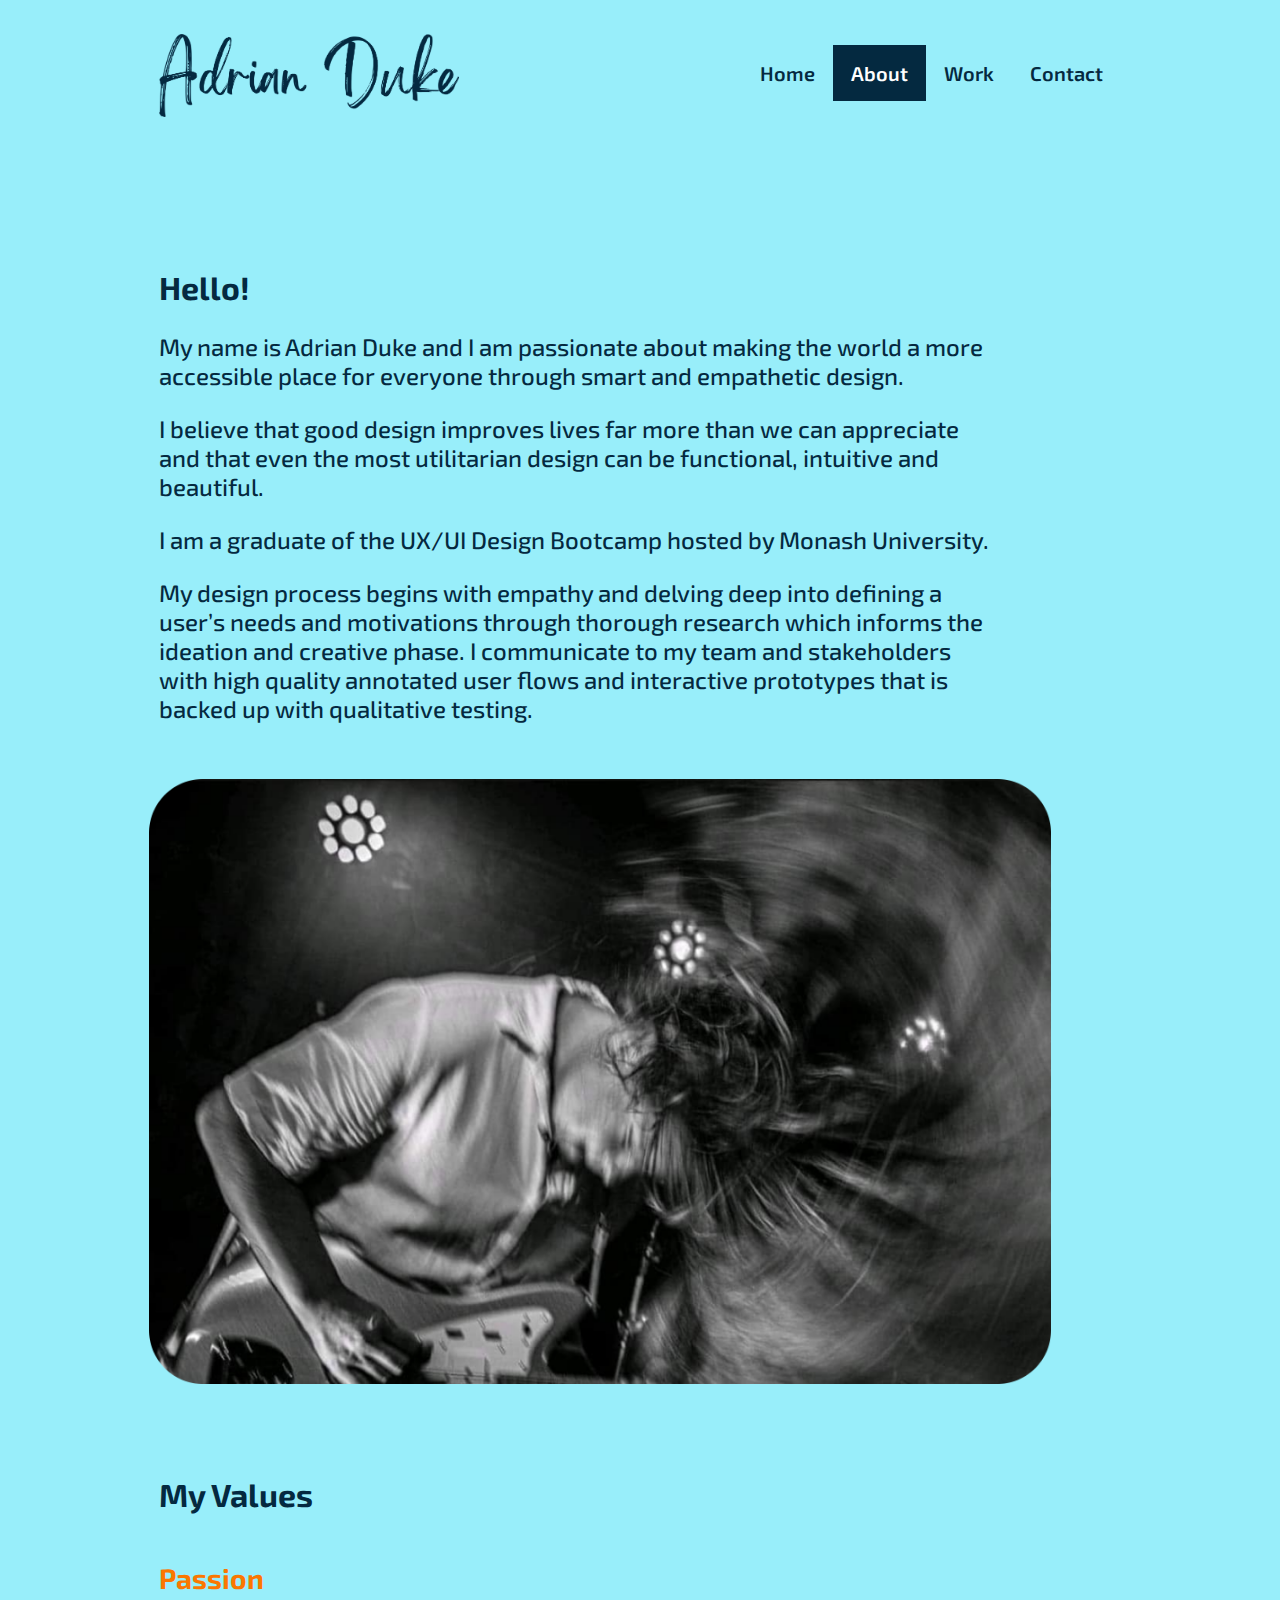
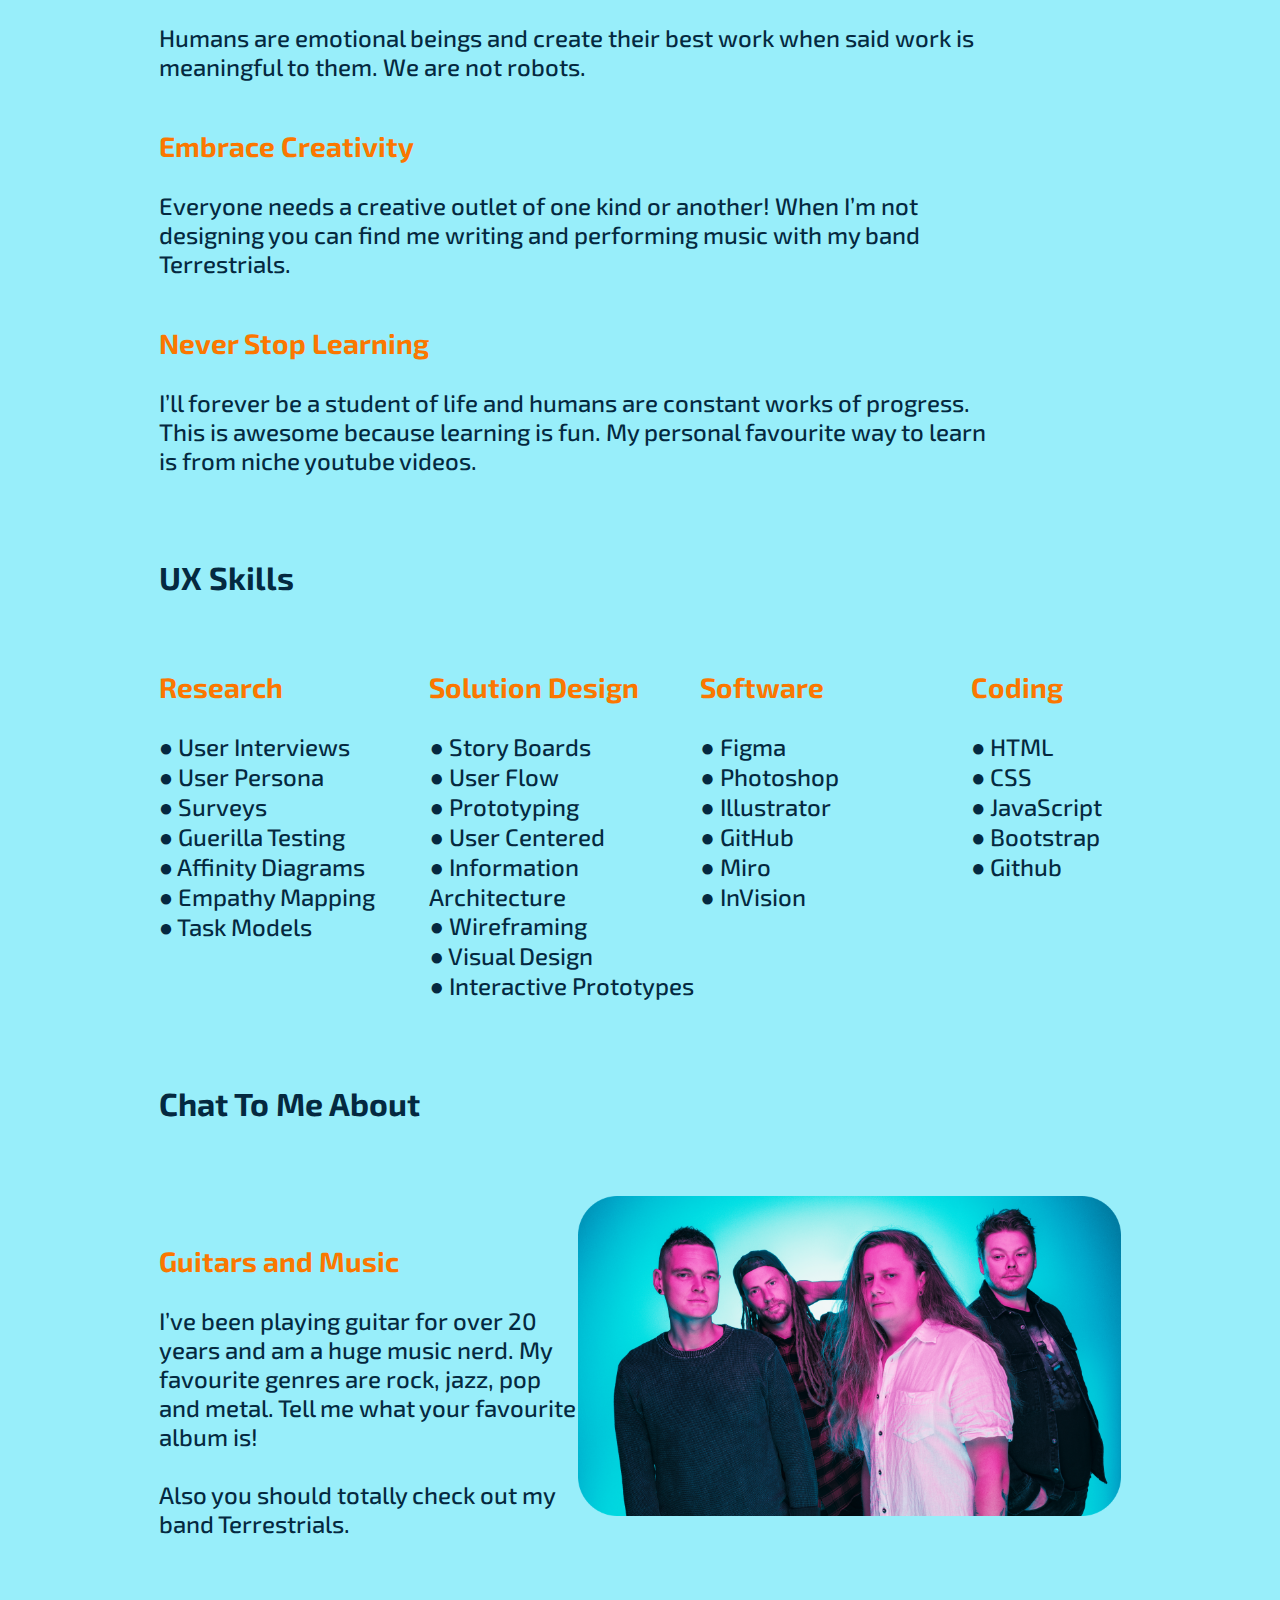
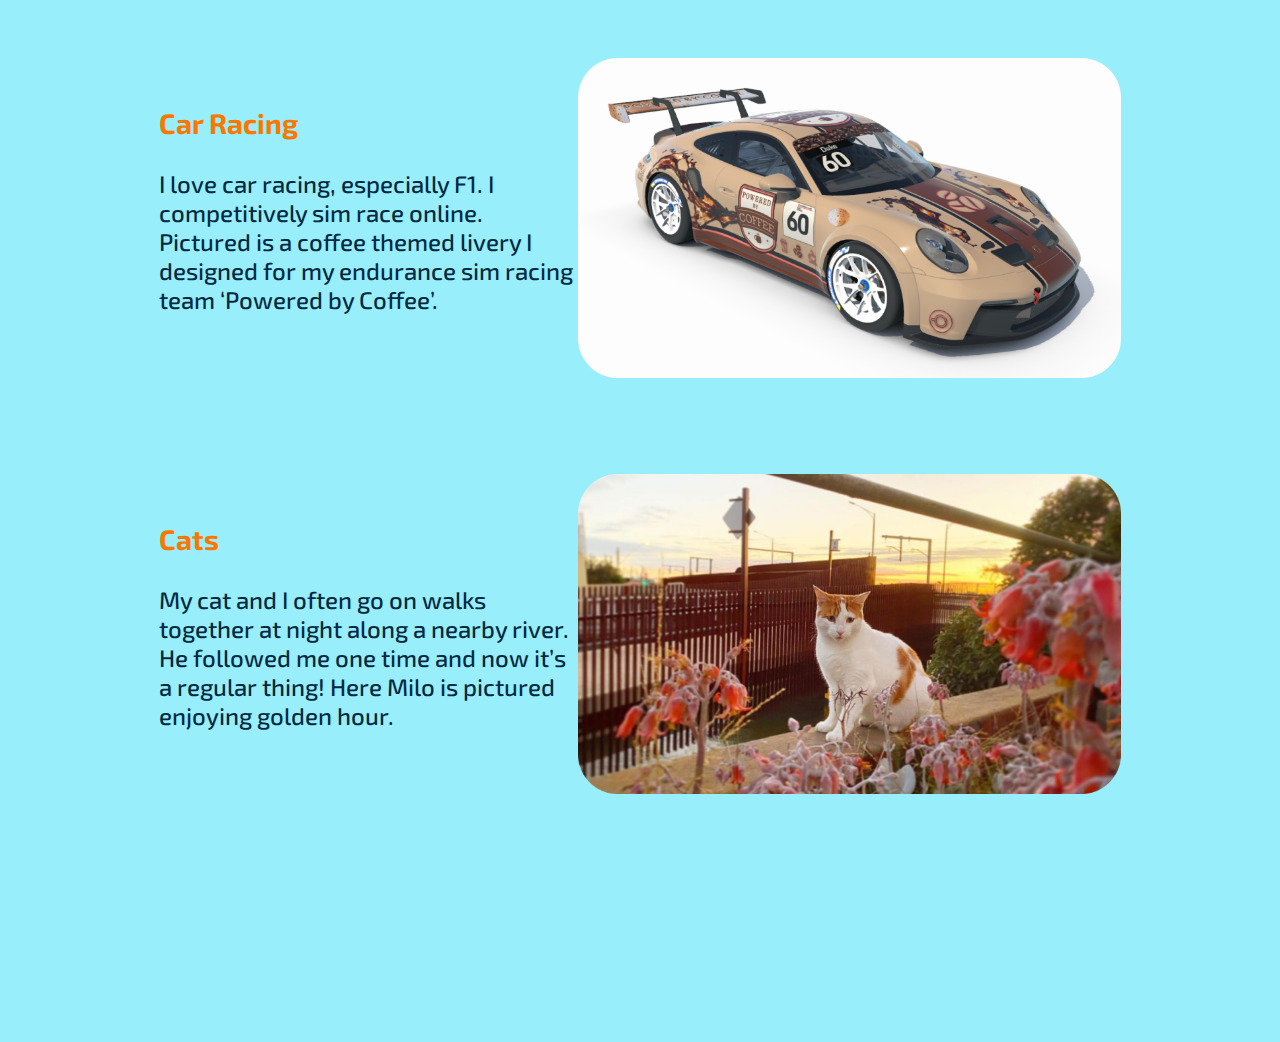
<file: about.html>
<!Doctype html>
<html>
    <head>

    <title>My Portfolio</title>
    <link rel="stylesheet" href="about.css">

    

    <!-- Google Font Exo 2 -->
    <link rel="preconnect" href="https://fonts.googleapis.com">
<link rel="preconnect" href="https://fonts.gstatic.com" crossorigin>
<link href="https://fonts.googleapis.com/css2?family=Exo+2:ital,wght@0,100;0,200;0,300;0,400;0,500;0,600;0,700;0,800;0,900;1,100;1,200;1,300;1,400;1,500;1,600;1,700;1,800;1,900&family=Gelasio&display=swap" rel="stylesheet">

<link rel="preconnect" href="https://fonts.googleapis.com">
<link rel="preconnect" href="https://fonts.gstatic.com" crossorigin>
<link href="https://fonts.googleapis.com/css2?family=Exo+2:ital,wght@0,100;0,200;0,300;0,400;0,500;0,600;0,700;0,800;0,900;1,100;1,200;1,300;1,400;1,500;1,600;1,700;1,800;1,900&family=Gelasio:wght@400;500;600;700&display=swap" rel="stylesheet">
    </head>

<body>
    <header class="primary-header flex">


        <!-- Logo -->
        <div>
            <a href="index.html"><img src="Images/Adrian Duke.png" alt="Adrian Duke" class="logo"></a>
          </div>
      




<!-- Load an icon library to show a hamburger menu (bars) on small screens -->
<link rel="stylesheet" href="https://cdnjs.cloudflare.com/ajax/libs/font-awesome/4.7.0/css/font-awesome.min.css">

<div class="topnav" id="myTopnav">
  <a href="index.html">Home</a>
  <a href="about.html" class="active">About</a>
  <a href="Work.html">Work</a>
  <a href="Contact.html">Contact</a>
  <a href="javascript:void(0);" class="icon" onclick="myFunction()">
    <i class="fa fa-bars"></i>
  </a>
</div>
</header>



<div class="body-text flex">

   <h2>Hello!</h2>

   <p>My name is Adrian Duke and I am passionate about making the world a more accessible place for everyone through smart and empathetic design.</p>

   <p>I believe that good design improves lives far more than we can appreciate and that even the most utilitarian design can be functional, intuitive and beautiful.</p>

   <p>I am a graduate of the UX/UI Design Bootcamp hosted by Monash University.</p>

   <p>My design process begins with empathy and delving deep into defining a user’s needs and motivations through thorough research which informs the ideation and creative phase. I communicate to my team and stakeholders with high quality annotated user flows and interactive prototypes that is backed up with qualitative testing.</p>
</div>

<img src="Images/image 4.png" class="Hero flex">

<div class="MyValues">

    <h2>My Values</h2>

    <h3>Passion</h3>

       <p>Humans are emotional beings and create their best 
       work when said work is meaningful to them. We are not robots.
       </p>

    <h3>Embrace Creativity</h3>

       <p>Everyone needs a creative outlet of one kind or another! 
        When I’m not designing you can find me writing and performing music with my band Terrestrials. 
       </p>

    <h3>Never Stop Learning</h3>

       <p>
        I’ll forever be a student of life and humans are constant works of progress. 
        This is awesome because learning is fun. My personal favourite way to learn is from niche youtube videos.
       </p>

</div>


<h2 class="UXSkillsTitle">UX Skills</h2>

<div class="UXSkills flow">

    <div id="Skills" class="col">
    <h3>Research</h3>
      <p>
        ● User Interviews<br>
        ● User Persona<br>
        ● Surveys<br>
        ● Guerilla Testing<br>
        ● Affinity Diagrams<br> 
        ● Empathy Mapping<br>
        ● Task Models
    </p>
    </div>

    <div id="Skills" class="col">
    <h3>Solution Design</h3>
    <p>
        ● Story Boards<br>
        ● User Flow<br>
        ● Prototyping<br>
        ● User Centered<br>
        ● Information Architecture<br>
        ● Wireframing<br>
        ● Visual Design<br>
        ● Interactive Prototypes
    </p>
    </div>

    <div id="Skills" class="col">
    <h3>Software</h3>
    <p>
        ● Figma<br>
        ● Photoshop<br>
        ● Illustrator<br>
        ● GitHub<br>
        ● Miro<br>
        ● InVision<br>  
    </p>
    </div>

    <div id="Skills" class="col">
    <h3>Coding</h3>
    <p>
        ● HTML<br>
        ● CSS<br>
        ● JavaScript<br>
        ● Bootstrap<br>
        ● Github
    </p>
    </div>

</div>

<h2 class="UXSkillsTitle" >Chat To Me About</h2>

<div class="Chat">

    <div class="Chat-child">
        <h3>Guitars and Music</h3>
        <p>I’ve been playing guitar for over 20 years and am a huge music nerd. My favourite genres are rock, jazz, pop and metal. Tell me what your favourite album is! <br>
           <br>Also you should totally check out my band Terrestrials.
        </p>
    </div>

    <div>
        <img class="img1" id="img1" src="Images/Band2.png">
    </div>

</div>



<div class="Chat2">
    <div class="Chat-child">
        <h3>Car Racing</h3>
        <p>I love car racing, especially F1. I competitively sim race online. Pictured is a coffee themed livery I designed for my endurance sim racing team ‘Powered by Coffee’.
        </p>
    </div>

    <div>
        <img class="img2" id="img2" src="Images/image 6.png">
    </div>

</div>

<div class="Chat3">
    <div class="Chat-child">
        <h3>Cats</h3>
        <p>My cat and I often go on walks together at night along a nearby river. He followed me one time and now it’s a regular thing! Here Milo is pictured enjoying golden hour.
        </p>
    </div>

    <div>
        <img class="img3" id="img3" src="Images/Milo 1.png">
    </div>

</div>

</div>


<script>
    /* Toggle between adding and removing the "responsive" class to topnav when the user clicks on the icon */
  function myFunction() {
    var x = document.getElementById("myTopnav");
    if (x.className === "topnav") {
      x.className += " responsive";
    } else {
      x.className = "topnav";
    }
  }
  </script>   


</body>


</html>

<script src="nav.js"></script>
</file>
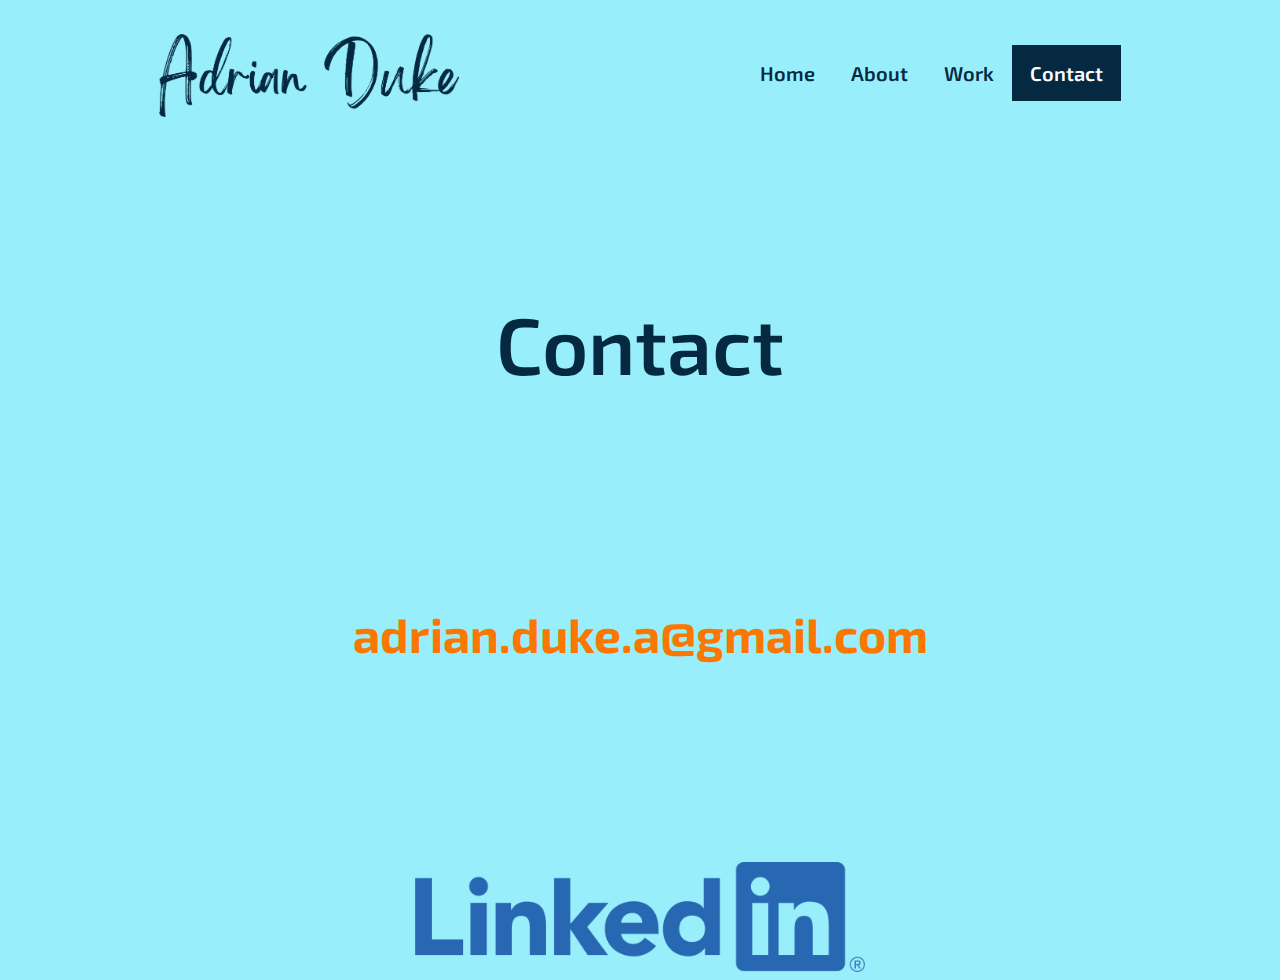
<file: Contact.html>
<!Doctype html>
<html>
    <head>

    <title>Adrian Duke UX Portfolio Contact</title>
    <link rel="stylesheet" href="Contact.css">
    <script src="nav.js"></script>


    

    <!-- Google Font Exo 2 -->
    <link rel="preconnect" href="https://fonts.googleapis.com">
<link rel="preconnect" href="https://fonts.gstatic.com" crossorigin>
<link href="https://fonts.googleapis.com/css2?family=Exo+2:ital,wght@0,100;0,200;0,300;0,400;0,500;0,600;0,700;0,800;0,900;1,100;1,200;1,300;1,400;1,500;1,600;1,700;1,800;1,900&family=Gelasio&display=swap" rel="stylesheet">

<link rel="preconnect" href="https://fonts.googleapis.com">
<link rel="preconnect" href="https://fonts.gstatic.com" crossorigin>
<link href="https://fonts.googleapis.com/css2?family=Exo+2:ital,wght@0,100;0,200;0,300;0,400;0,500;0,600;0,700;0,800;0,900;1,100;1,200;1,300;1,400;1,500;1,600;1,700;1,800;1,900&family=Gelasio:wght@400;500;600;700&display=swap" rel="stylesheet">
    </head>

<body>
    <header class="primary-header flex">


        <!-- Logo -->
        <div>
            <a href="index.html"><img src="Images/Adrian Duke.png" alt="Adrian Duke" class="logo"></a>
          </div>
      


<!-- Load an icon library to show a hamburger menu (bars) on small screens -->
<link rel="stylesheet" href="https://cdnjs.cloudflare.com/ajax/libs/font-awesome/4.7.0/css/font-awesome.min.css">

<div class="topnav" id="myTopnav">
  <a href="index.html">Home</a>
  <a href="about.html">About</a>
  <a href="Work.html">Work</a>
  <a href="Contact.html" class="active">Contact</a>
  <a href="javascript:void(0);" class="icon" onclick="myFunction()">
    <i class="fa fa-bars"></i>
  </a>
</div>


</header>

<h1>Contact</h1>




<h2>adrian.duke.a@gmail.com</h2>

<a href="https://www.linkedin.com/in/adriandukeux/">
<img class="Linked" src="Images/LI-Logo.png">
</a>



</body>


</html>

<script src="nav.js"></script>

<script>
/* Toggle between adding and removing the "responsive" class to topnav when the user clicks on the icon */
    function myFunction() {
      var x = document.getElementById("myTopnav");
      if (x.className === "topnav") {
        x.className += " responsive";
      } else {
        x.className = "topnav";
      }
    }</script>
</file>
<file: about.css>
.flex {
    display: flex;
    gap: var(--gap, 1rem);
}

/* Add a black background color to the top navigation */
.topnav {
    background-color: #98EEFA;
    overflow: hidden;
  }
  
  /* Style the links inside the navigation bar */
  .topnav a {
    float: left;
    display: block;
    color: #042940;
    text-align: center;
    padding: 16px 18px;
    text-decoration: none;
    font-size: 20px;
  }
  
  /* Change the color of links on hover */
  .topnav a:hover {
    background-color: #FB7700;
    color: black;
  }
  
  /* Add an active class to highlight the current page */
  .topnav a.active {
    background-color: #042940;
    color: white;
  }
  
  /* Hide the link that should open and close the topnav on small screens */
  .topnav .icon {
    display: none;
  }

/* When the screen is less than 600 pixels wide, hide all links, except for the first one ("Home"). Show the link that contains should open and close the topnav (.icon) */
@media screen and (max-width: 900px) {
    .topnav a:not(:first-child) {display: none;}
    .topnav a.icon {
      float: right;
      display: block;
    }
  }
  
  /* The "responsive" class is added to the topnav with JavaScript when the user clicks on the icon. This class makes the topnav look good on small screens (display the links vertically instead of horizontally) */
  @media screen and (max-width: 900px) {
    .topnav.responsive {position: relative;}
    .topnav.responsive a.icon {
      position: absolute;
      right: 0;
      top: 0;
    }
    .topnav.responsive a {
      float: none;
      display: block;
      text-align: left;
    }
  }

body {
    float: center;
    background-color: #98EEFA;
    overflow-x: hidden;
    padding-top: 1rem;
    margin-left: auto;
    margin-right: auto;
    max-width: 2000px;
    padding-left: clamp(3%, 2%, 15%);
    padding-right: clamp(3%, 2%, 15%);
}

.logo {
    padding-top: 10px;
    width: 300px;
    height: auto;
}

a { 
	transition: all .2s ease-in-out; 
}
a:hover { 
    	transform: scale(1.01); 
}

p { 
        transition: all .2s ease-in-out; 
    }
p:hover { 
      transform: scale(1.01); 
}

.primary-header {
    align-items: center;
    justify-content: space-between;
    font-family: 'Exo 2', sans-serif;
    font-weight: 600;
    font-size: larger;
    margin-left: auto;
    margin-right: auto;
    max-width: 2000px;
    padding-left: 10%;
    padding-right: 10%;
}

#primary-navigation
{
    color: #042940;
    transition: all .2s ease-in-out; 

}

#primary-navigation a:hover {
    font-size:20px;
    font-size-adjust: 20px;
    transform: scale(1.05); 
}

.primary-navigation {
    list-style: none;
    text-decoration: none;

}

.mobile-nav-toggle {
    display: none;
}


@media (max-width: 35em) {
    .primary-navigation {
        --gap: 2em;

        position: fixed;
        z-index: 1000;
        inset: 0 0 0 0;

        flex-direction: column;
        padding: min(30vh, rem);
        align-items: center;
        background: #30e07a;

        transform: translateX(100%);
        transition: transform 350ms ease-out;
    }
.primary-navigation[data-visible="true"] {
    transform: translateX(0%);
}

@media (min-width: 35em) {
    .primary-navigation {
       padding-inline: clamp(3rem, 7vw, 10rem);
    }
}

.mobile-nav-toggle {
    display: block;
    position: absolute;
    z-index: 9999;
    color: #042940;
    background-image: url("Images/Waves-Blue.svg");
    background-color: transparent;
    background-repeat: no-repeat;
    width: 5rem;
    aspect-ratio: 1;
    border: 0;
    top: 3rem;
    right: 2rem;
}

.mobile-nav-toggle[aria-expanded="true"] {
    background-image: url("Images/Cross.svg");
}
    
}

.primary-navigation a [aria-hidden="true"] {
    text-decoration: none;
    color: #042940;
}


#work {
    font-weight: 700;

}

a {
    text-decoration: none;
}



.body-text {
    padding-top: 10%;
    padding-left: 10%;
    display: inline-block;
    justify-content: center;
    max-width: 70%;
    font-family: 'Exo 2', sans-serif;
    font-size: clamp(0.5rem, 2rem + 5vw);
    font-weight: 500;
    color: #042940;
    margin-top: auto;
    margin-bottom: auto;
    justify-content: center;
    align-items: center;
    font-size: clamp(0.5rem, 1rem + 5vw, 1.5rem);
}


h2 {
    font-family: 'Exo 2', sans-serif;
    font-size: clamp(0.5rem, 1rem + 5vw, 2rem);
    font-weight: 700;
    color: #042940;
    transition: all .2s ease-in-out; 
}

h2:hover { 
    transform: scale(1.01); 
}

.Preview {
    padding: 2rem;
    width: 90%;
}

img { 
	transition: all .2s ease-in-out; 
}
img:hover { 
    	transform: scale(1.05); 
    }

.Hero {
    margin-top: 2rem;
    margin-left: auto;
    margin-right: auto;
    padding-right: 5em;
    width: 75%;
    margin-bottom: 2rem;
}

.MyValues {
    padding-top: 2rem;
    padding-left: 10%;
    display: inline-block;
    justify-content: center;
    max-width: 70%;
    font-family: 'Exo 2', sans-serif;
    font-size: clamp(0.5rem, 2rem + 5vw);
    font-weight: 500;
    color: #042940;
    margin-top: auto;
    margin-bottom: auto;
    justify-content: center;
    align-items: center;
    font-size: clamp(0.5rem, 1rem + 5vw, 1.5rem);
}

h3 {
    color: #FB7700;
    margin-top: 3rem;
}

.UXSkillsTitle {
    padding-left: clamp(3%, 2%, 15%);
    padding-right: clamp(3%, 2%, 15%);
    padding-left: 10%;
    padding-top: 2rem;
}

.UXSkills {
    display: flex;
    flex-wrap: wrap;
    padding-left: 10%; 
    max-width: 100%;
    justify-content:stretch;
    font-family: 'Exo 2', sans-serif;
    font-size: clamp(0.5rem, 2rem + 5vw);
    font-weight: 500;
    color: #042940;
    font-size: clamp(0.5rem, 1rem + 5vw, 1.5rem);
}

.UXSkills > * {
    flex: 1 1 10em;
}

.Chat {
    display: flex;
    flex-wrap: wrap;
    padding-left: 10%; 
    padding-top: 2em;
    margin: none;
    max-width: 80%;
    font-family: 'Exo 2', sans-serif;
    font-size: clamp(0.5rem, 2rem + 5vw);
    font-weight: 500;
    color: #042940;
    font-size: clamp(0.5rem, 1rem + 5vw, 1.5rem);
}

.Chat2 {
    display: flex;
    flex-wrap: wrap;
    padding-left: 10%; 
    padding-top: 4em;
    margin: none;
    max-width: 80%;
    font-family: 'Exo 2', sans-serif;
    font-size: clamp(0.5rem, 2rem + 5vw);
    font-weight: 500;
    color: #042940;
    font-size: clamp(0.5rem, 1rem + 5vw, 1.5rem);
}

.Chat3 {
    display: flex;
    flex-wrap: wrap;
    padding-left: 10%; 
    padding-top: 4em;
    margin: none;
    max-width: 80%;
    font-family: 'Exo 2', sans-serif;
    font-size: clamp(0.5rem, 2rem + 5vw);
    font-weight: 500;
    color: #042940;
    font-size: clamp(0.5rem, 1rem + 5vw, 1.5rem);
}

.Chat > * {
    flex: 1 1 40%;
}

.Chat2 > * {
    flex: 1 1 40%;
}

.Chat3 > * {
    flex: 1 1 40%;
    padding-bottom: 10em;
}

.Chat-child {
    display: inline;
    max-width: 100%;
    font-size: clamp(0.5rem, 1rem + 5vw, 1.5rem);
}

.img1 {
    float: right;
    height: 20rem;
    width: auto;
    vertical-align: middle;
}

.img2 {
    float: right;
    height: 20rem;
    width: auto;
    vertical-align: middle;
}

.img3 {
    float: right;
    height: 20rem;
    width: auto;
    vertical-align: middle;
}
</file>
<file: Contact.css>
.flex {
    display: flex;
    gap: var(--gap, 1rem);
}

/* Add a black background color to the top navigation */
.topnav {
    background-color: #98EEFA;
    overflow: hidden;
  }
  
  /* Style the links inside the navigation bar */
  .topnav a {
    float: left;
    display: block;
    color: #042940;
    text-align: center;
    padding: 16px 18px;
    text-decoration: none;
    font-size: 20px;
  }
  
  /* Change the color of links on hover */
  .topnav a:hover {
    background-color: #FB7700;
    color: black;
  }
  
  /* Add an active class to highlight the current page */
  .topnav a.active {
    background-color: #042940;
    color: white;
  }
  
  /* Hide the link that should open and close the topnav on small screens */
  .topnav .icon {
    display: none;
  }

/* When the screen is less than 600 pixels wide, hide all links, except for the first one ("Home"). Show the link that contains should open and close the topnav (.icon) */
@media screen and (max-width: 900px) {
    .topnav a:not(:first-child) {display: none;}
    .topnav a.icon {
      float: right;
      display: block;
    }
  }
  
  /* The "responsive" class is added to the topnav with JavaScript when the user clicks on the icon. This class makes the topnav look good on small screens (display the links vertically instead of horizontally) */
  @media screen and (max-width: 900px) {
    .topnav.responsive {position: relative;}
    .topnav.responsive a.icon {
      position: absolute;
      right: 0;
      top: 0;
    }
    .topnav.responsive a {
      float: none;
      display: block;
      text-align: left;
    }
  }



body {
    float: center;
    background-color: #98EEFA;
    overflow-x: hidden;
    padding-top: 1rem;
    margin-left: auto;
    margin-right: auto;
    max-width: 2000px;
    padding-left: clamp(3%, 2%, 15%);
    padding-right: clamp(3%, 2%, 15%);
}

.logo {
    padding-top: 10px;
    width: 300px;
    height: auto;
}

a { 
	transition: all .2s ease-in-out; 
}
a:hover { 
    	transform: scale(1.05); 
}

p { 
        transition: all .2s ease-in-out; 
    }
p:hover { 
      transform: scale(1.05); 
}

.primary-header {
    align-items: center;
    justify-content: space-between;
    font-family: 'Exo 2', sans-serif;
    font-weight: 600;
    font-size: larger;
    margin-left: auto;
    margin-right: auto;
    max-width: 2000px;
    padding-left: 10%;
    padding-right: 10%;
}


a {
    text-decoration: none;
}

p {
    font-size: 2.2rem;
} 

h1 {
    font-family: 'Exo 2', sans-serif;
    font-size: 5rem;
    font-weight: 600;
    text-align: center;
    color: #042940;
    padding-top: 10%;
}


h2 {
    display: block;
    text-align: center;
    margin-left: auto;
    margin-right: auto;
    font-family: 'Exo 2', sans-serif;
    font-size: clamp(2rem, 3rem + 5vw, 3rem);
    font-weight: 700;
    color: #FB7700;
    transition: all .2s ease-in-out; 
    padding-bottom: 10rem;
    padding-top: 10rem;
}

h2:hover { 
    transform: scale(1.01); 
}

img { 
	transition: all .2s ease-in-out; 
}
img:hover { 
    	transform: scale(1.01); 
    }

@media screen and (min-width: 1001px) {
    .Intro {
        font-size: larger;
    }
    
}

@media screen and (max-width: 1000px) {
    .Intro {
        font-size: larger;
    }
    
}

@media screen and (max-width: 1000px) {
    .Intro {
      font-size: medium;
      display: inline-block;
      width: 90%;
      margin-left: auto;
      margin-right: auto;
      align-items: center;
      justify-content: center;
    }
  }

@media screen and (max-width: 1000px) {
    .Profile-Photo {
        padding-top: 1em;
        float: none;
        margin-left: auto;
        margin-right: auto;
    }

}

.Contact {
    display: block;
    margin-top: 0.5rem;
    margin-left: auto;
    margin-right: auto;
    max-width: 100%;
    margin-top: 1rem;
    margin-bottom: 1rem;
    text-align: center;
}

.Linked {
    Display: block;
    width: 450px;
    height: auto;
    max-width: 40%;
    margin-left: auto;
    margin-right: auto;
}
</file>
